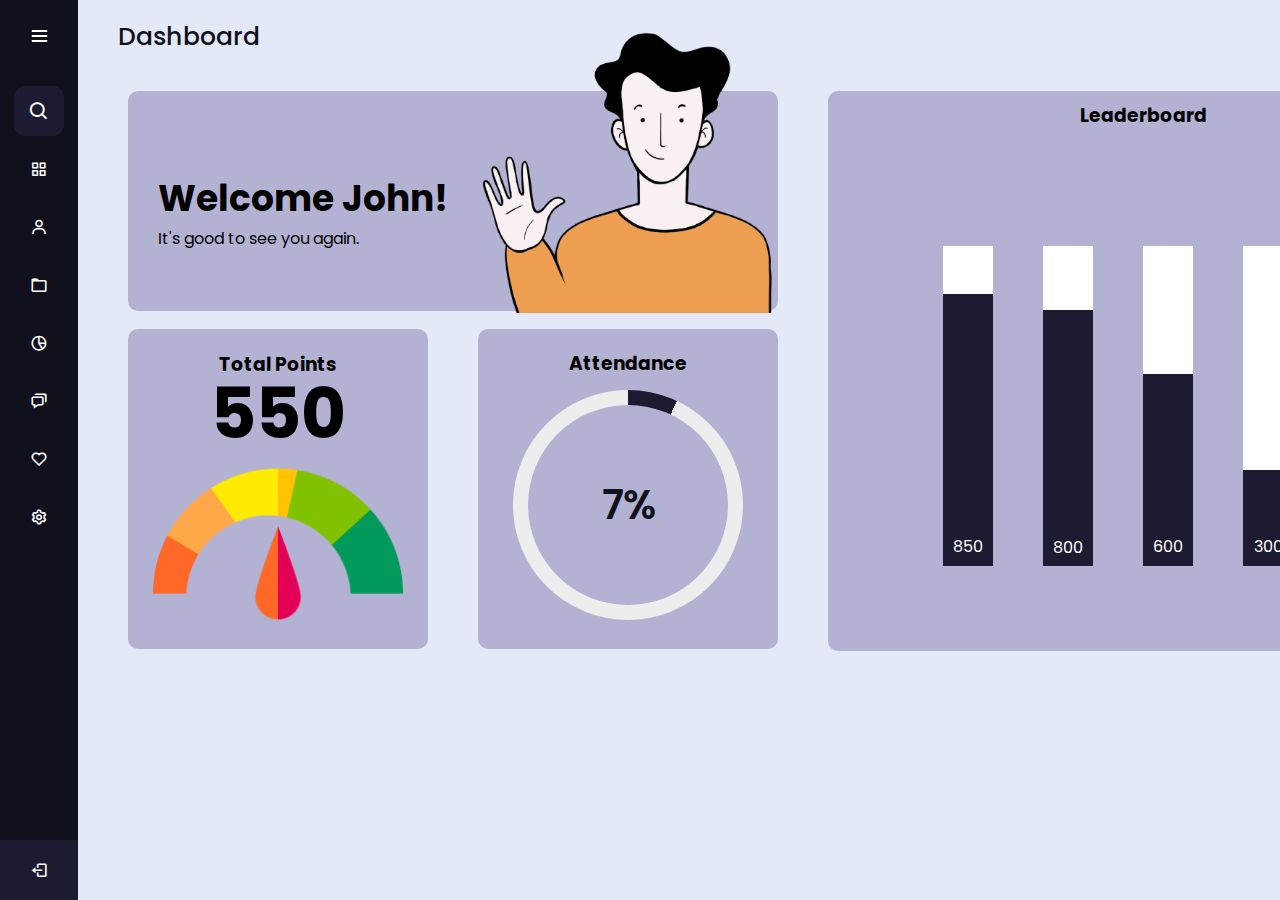
<file: SchoolMate/dashboard.html>
<!DOCTYPE html>
<html lang="en" dir="ltr">

<head>
    <meta charset="UTF-8">
    <link rel="stylesheet" href="dashboardstyle.css">
    <link href='https://unpkg.com/boxicons@2.0.7/css/boxicons.min.css' rel='stylesheet'>
    <meta name="viewport" content="width=device-width, initial-scale=1.0">
</head>
<title>CodeJam 2022</title>

<body>
    <div class="sidebar">
        <div class="logo-details">
            <i class='bx bxs-graduation icon'></i>
            <div class="logo_name">SchoolMate</div>
            <i class='bx bx-menu' id="btn"></i>
        </div>
        <ul class="nav-list">
            <li>
                <i class='bx bx-search'></i>
                <input type="text" placeholder="Search...">
                <span class="tooltip">Search</span>
            </li>
            <li>
                <a href="#">
                    <i class='bx bx-grid-alt'></i>
                    <span class="links_name">Dashboard</span>
                </a>
                <span class="tooltip">Dashboard</span>
            </li>
            <li>
                <a href="#">
                    <i class='bx bx-user'></i>
                    <span class="links_name">Profile</span>
                </a>
                <span class="tooltip">Profile</span>
            </li>
            <li>
                <a href="#">
                    <i class='bx bx-folder'></i>
                    <span class="links_name">Courses</span>
                </a>
                <span class="tooltip">Course</span>
            </li>
            <li>
                <a href="#">
                    <i class='bx bx-pie-chart-alt-2'></i>
                    <span class="links_name">Progress</span>
                </a>
                <span class="tooltip">Progress</span>
            </li>
            <li>
                <a href="#">
                    <i class='bx bx-chat'></i>
                    <span class="links_name">Messages</span>
                </a>
                <span class="tooltip">Messages</span>
            </li>
            <li>
                <a href="#">
                    <i class='bx bx-heart'></i>
                    <span class="links_name">Challenges</span>
                </a>
                <span class="tooltip">Challenges</span>
            </li>
            <li>
                <a href="#">
                    <i class='bx bx-cog'></i>
                    <span class="links_name">Settings</span>
                </a>
                <span class="tooltip">Settings</span>
            </li>
            <li class="profile">
                <div class="profile-details">
                    <img src="img/avatar2.png" alt="profilepicture">
                    <div class="name_job">
                        <div class="name">John Doe</div>
                        <div class="job">Student</div>
                    </div>
                </div>
                <i class='bx bx-log-out' id="log_out"></i>
            </li>
        </ul>
    </div>
    <section class="home-section">
        <div class="dash">Dashboard</div>
        <div class="topgrid-container">
            <div class="topgrid-child left">
                <div class="welcome-student">
                    <span>
                        <h1 style="font-size: 36px;">Welcome John!</h1>
                        <p style="font-size: 16px;">It's good to see you again.</p>
                        <img class="guy" src="img/guy.png" width="300">
                    </span>

                </div>
                <div class="grid-container">
                    <div class="grid-child points">
                        <h3 style="margin-top: 21px; margin-bottom: -6%;">Total Points</h3>
                        <h3 style="margin-top: -30px; margin-bottom: -26%; font-size: 70px;">550</h3>
                        <img class="speedometer" src="img/speedometer.png" width="250">
                    </div>
                    <div class="grid-child attendance-container">
                        <h3 style="margin-top: 20px; margin-bottom: -6%;">Attendance</h3>
                        <div class="circular-progress">
                            <span class="progress-value">0%</span>
                        </div>
                    </div>
                </div>
            </div>
            <div class="topgrid-child right">
                <div class="leaderboard">
                    <h3 class="leaderboardtext" style="margin-top: 10px; text-align: left;">Leaderboard</h3>
                    <div class="leaderboardcontainer">
                        <div class="barcontainer">
                            <p></p>
                            <div class="bar" style="height:85%">
                                <p style="color: #fff; text-align: center; margin-top: 480%;">850</p>
                            </div>
                        </div>
                        <div class="barcontainer">
                            <div class="bar" style="height:80%">
                                <p style="color: #fff; text-align: center; margin-top: 450%;">800</p>
                            </div>
                        </div>
                        <div class="barcontainer">
                            <div class="bar" style="height:60%">
                                <p style="color: #fff; text-align: center; margin-top: 320%;">600</p>
                            </div>
                        </div>
                        <div class="barcontainer">
                            <div class="bar" style="height:30%">
                                <p style="color: #fff; text-align: center; margin-top: 128%;">300</p>
                            </div>
                        </div>
                    </div>
                </div>
            </div>

        </div>
        <div>
        </div>
    </section>
    <script>
        let sidebar = document.querySelector(".sidebar");
        let closeBtn = document.querySelector("#btn");
        let searchBtn = document.querySelector(".bx-search");

        closeBtn.addEventListener("click", () => {
            sidebar.classList.toggle("open");
            menuBtnChange();
        });

        searchBtn.addEventListener("click", () => {
            sidebar.classList.toggle("open");
            menuBtnChange();
        });

        function menuBtnChange() {
            if (sidebar.classList.contains("open")) {
                closeBtn.classList.replace("bx-menu", "bx-menu-alt-right");
            } else {
                closeBtn.classList.replace("bx-menu-alt-right", "bx-menu");
            }
        }

        let circularProgress = document.querySelector(".circular-progress"),
            progressValue = document.querySelector(".progress-value");

        let progressStartValue = 0,
            progressEndValue = 75,
            speed = 100;

        let progress = setInterval(() => {
            progressStartValue++;

            progressValue.textContent = `${progressStartValue}%`
            circularProgress.style.background = `conic-gradient(#1d1b31 ${progressStartValue * 3.6}deg, #ededed 0deg)`

            if (progressStartValue == progressEndValue) {
                clearInterval(progress);
            }
        }, speed);

    </script>
</body>

</html>
</file>
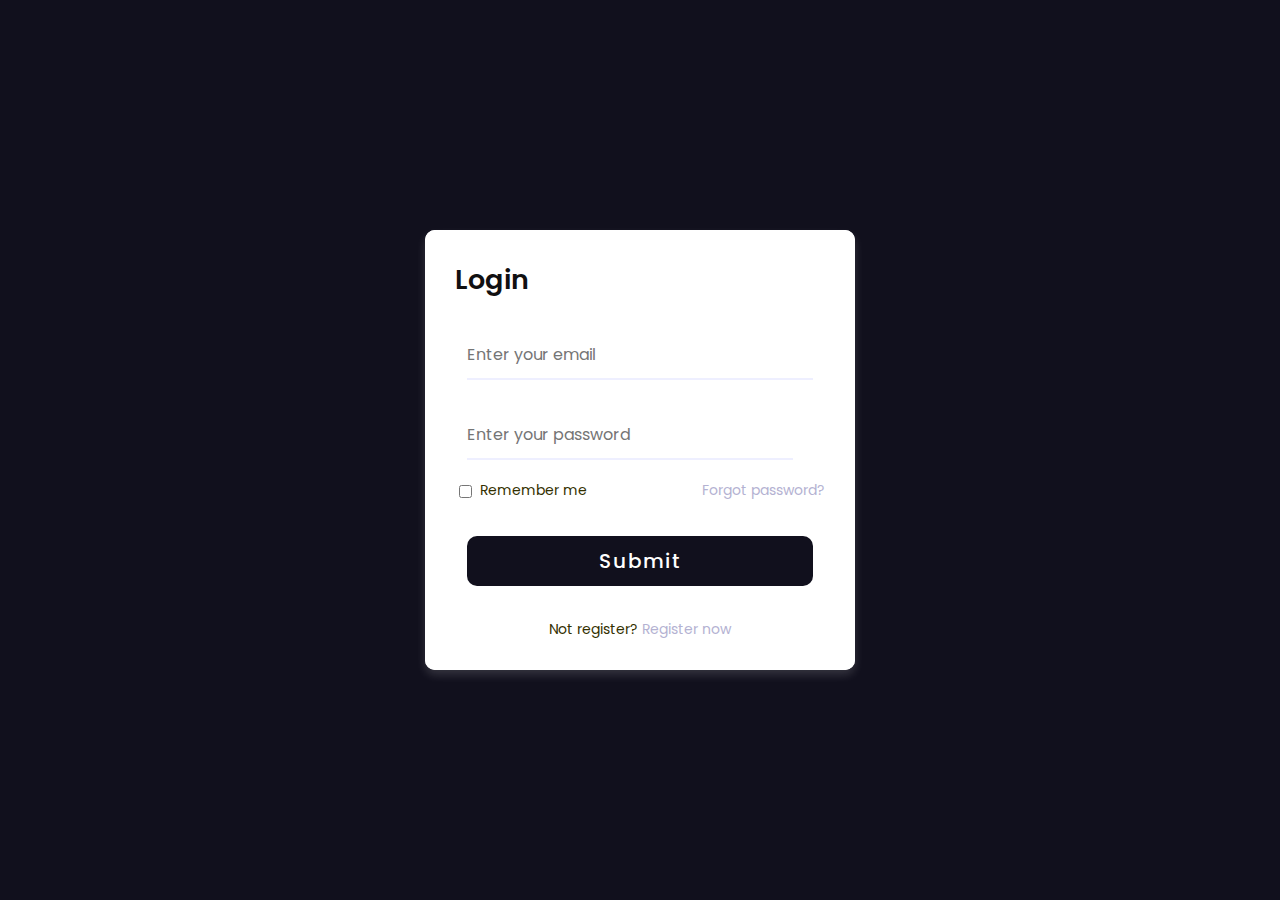
<file: SchoolMate/login.html>
<!DOCTYPE html>
<html lang="en">

<head>
    <meta charset="UTF-8">
    <meta http-equiv="X-UA-Compatible" content="IE=edge">
    <meta name="viewport" content="width=device-width, initial-scale=1.0">
    
    <!-- ====== Iconscout CSS ===== -->
    <link rel="stylesheet" href="https://unicons.iconscout.com/release/v4.0.0/css/line.css">

    <!-- ====== CSS ===== -->
    <link rel="stylesheet" href="style.css">

    <title>Codejam 2022</title>
</head>
<body>

    <div class="container">
        <div class="forms">
            <div class="form login">
                <span class="title">Login</span>

                <form action="#">
                    <div class="input-field">
                        <i class="uil uil-envelope icon"></i>
                        <input type="text" placeholder="Enter your email" required>
                    </div>
                    <div class="input-field">
                        <i class="uil uil-lock icon"></i>
                        <input type="password" class="password" placeholder="Enter your password" required>
                        <i class="uil uil-eye-slash showHidePw"></i>
                    </div>

                    <div class="checkbox-text">
                        <div class="checkbox-content">
                            <input type="checkbox" id="logCheck">
                            <label for="logCheck" class="text">Remember me</label>
                        </div>

                        <a href="#" class="text">Forgot password?</a>
                    </div>

                    <div class="input-field button">
                        <input type="button" value="Submit">
                    </div>
                </form>

                <div class="login-signup">
                    <span class="text">Not register?
                        <a href="#" class="text signup-link">Register now</a>
                    </span>
                </div>
            </div>

            <!-- ====== Registration Form ====== -->
            <div class="form signup">
                <span class="title">Registration</span>

                <form id="signup-form">
                    <div class="input-field">
                        <i class="uil uil-user"></i>
                        <input id="signup-name" type="text" placeholder="Enter your name" required>
                    </div>
                    <div id="error-name" class="error-small"></div>
                    <div class="input-field">
                        <i class="uil uil-envelope icon"></i>
                        <input id="signup-email" type="text" placeholder="Enter your email" required>
                    </div>
                    <div id="error-email" class="error-small"></div>
                    <div class="input-field">
                        <i class="uil uil-lock icon"></i>
                        <input id="signup-password" type="password" class="password" placeholder="Create password" required>
                    </div>
                    <div class="input-field">
                        <i class="uil uil-lock icon"></i>
                        <input id="signup-password2" type="password" class="password" placeholder="Confirm password" required>
                        <i class="uil uil-eye-slash showHidePw"></i>
                    </div>
                    <div id="error-password" class="error-small"></div>

                    <div class="checkbox-text">
                        <div class="checkbox-content">
                            <input type="checkbox" id="sigCheck">
                            <label for="sigCheck" class="text">Remember me</label>
                        </div>

                        <a href="#" class="text">Forgot password?</a>
                    </div>

                    <div class="input-field button">
                        <input id="signup-button" type="button" value="Submit">
                    </div>
                </form>

                <div class="login-signup">
                    <span class="text">Already a member?
                        <a href="#" class="text login-link">Login</a>
                    </span>
                </div>
            </div>
        </div>
    </div>

    <script src="script.js"></script>

</body>
</html>
</file>
<file: SchoolMate/dashboardstyle.css>
/* Google Font Link */
/* Google Font Link */
@import url("https://fonts.googleapis.com/css2?family=Poppins:wght@200;300;400;500;600;700&display=swap");
* {
  margin: 0;
  padding: 0;
  box-sizing: border-box;
  font-family: "Poppins", sans-serif;
}
.sidebar {
  position: fixed;
  left: 0;
  top: 0;
  height: 100%;
  width: 78px;
  background: #11101d;
  padding: 6px 14px;
  z-index: 99;
  transition: all 0.5s ease;
}
.sidebar.open {
  width: 250px;
}
.sidebar .logo-details {
  height: 60px;
  display: flex;
  align-items: center;
  position: relative;
}
.sidebar .logo-details .icon {
  opacity: 0;
  transition: all 0.5s ease;
}
.sidebar .logo-details .logo_name {
  color: #fff;
  font-size: 20px;
  font-weight: 600;
  opacity: 0;
  transition: all 0.5s ease;
}
.sidebar.open .logo-details .icon,
.sidebar.open .logo-details .logo_name {
  opacity: 1;
}
.sidebar .logo-details #btn {
  position: absolute;
  top: 50%;
  right: 0;
  transform: translateY(-50%);
  font-size: 22px;
  transition: all 0.4s ease;
  font-size: 23px;
  text-align: center;
  cursor: pointer;
  transition: all 0.5s ease;
}
.sidebar.open .logo-details #btn {
  text-align: right;
}
.sidebar i {
  color: #fff;
  height: 60px;
  min-width: 50px;
  font-size: 28px;
  text-align: center;
  line-height: 60px;
}
.sidebar .nav-list {
  margin-top: 20px;
  height: 100%;
}
.sidebar li {
  position: relative;
  margin: 8px 0;
  list-style: none;
}
.sidebar li .tooltip {
  position: absolute;
  top: -20px;
  left: calc(100% + 15px);
  z-index: 3;
  background: #fff;
  box-shadow: 0 5px 10px rgba(0, 0, 0, 0.3);
  padding: 6px 12px;
  border-radius: 4px;
  font-size: 15px;
  font-weight: 400;
  opacity: 0;
  white-space: nowrap;
  pointer-events: none;
  transition: 0s;
}
.sidebar li:hover .tooltip {
  opacity: 1;
  pointer-events: auto;
  transition: all 0.4s ease;
  top: 50%;
  transform: translateY(-50%);
}
.sidebar.open li .tooltip {
  display: none;
}
.sidebar input {
  font-size: 15px;
  color: #fff;
  font-weight: 400;
  outline: none;
  height: 50px;
  width: 100%;
  width: 50px;
  border: none;
  border-radius: 12px;
  transition: all 0.5s ease;
  background: #1d1b31;
}
.sidebar.open input {
  padding: 0 20px 0 50px;
  width: 100%;
}
.sidebar .bx-search {
  position: absolute;
  top: 50%;
  left: 0;
  transform: translateY(-50%);
  font-size: 22px;
  background: #1d1b31;
  color: #fff;
}
.sidebar.open .bx-search:hover {
  background: #1d1b31;
  color: #fff;
}
.sidebar .bx-search:hover {
  background: #fff;
  color: #11101d;
}
.sidebar li a {
  display: flex;
  height: 100%;
  width: 100%;
  border-radius: 12px;
  align-items: center;
  text-decoration: none;
  transition: all 0.4s ease;
  background: #11101d;
}
.sidebar li a:hover {
  background: #fff;
}
.sidebar li a .links_name {
  color: #fff;
  font-size: 15px;
  font-weight: 400;
  white-space: nowrap;
  opacity: 0;
  pointer-events: none;
  transition: 0.4s;
}
.sidebar.open li a .links_name {
  opacity: 1;
  pointer-events: auto;
}
.sidebar li a:hover .links_name,
.sidebar li a:hover i {
  transition: all 0.5s ease;
  color: #11101d;
}
.sidebar li i {
  height: 50px;
  line-height: 50px;
  font-size: 18px;
  border-radius: 12px;
}
.sidebar li.profile {
  position: fixed;
  height: 60px;
  width: 78px;
  left: 0;
  bottom: -8px;
  padding: 10px 14px;
  background: #1d1b31;
  transition: all 0.5s ease;
  overflow: hidden;
}
.sidebar.open li.profile {
  width: 250px;
}
.sidebar li .profile-details {
  display: flex;
  align-items: center;
  flex-wrap: nowrap;
}
.sidebar li img {
  height: 45px;
  width: 45px;
  object-fit: cover;
  border-radius: 50%;
  margin-right: 10px;
}
.sidebar li.profile .name,
.sidebar li.profile .job {
  font-size: 15px;
  font-weight: 400;
  color: #fff;
  white-space: nowrap;
}
.sidebar li.profile .job {
  font-size: 12px;
}
.sidebar .profile #log_out {
  position: absolute;
  top: 50%;
  right: 0;
  transform: translateY(-50%);
  background: #1d1b31;
  width: 100%;
  height: 60px;
  line-height: 60px;
  border-radius: 0px;
  transition: all 0.5s ease;
}
.sidebar.open .profile #log_out {
  width: 50px;
  background: none;
}
.home-section {
  position: relative;
  background: #e4e9f7;
  min-height: 100vh;
  top: 0;
  left: 78px;
  width: calc(100% - 78px);
  transition: all 0.5s ease;
  z-index: 2;
}
.sidebar.open ~ .home-section {
  left: 250px;
  width: calc(100% - 250px);
}
.home-section .dash {
  display: inline-block;
  color: #11101d;
  font-size: 25px;
  font-weight: 500;
  margin-top: 18px;
  margin-left: 40px;
  margin-bottom: 25px;
}
@media (max-width: 420px) {
  .sidebar li .tooltip {
    display: none;
  }
}
.welcome-student {
  position: relative;
  background: #b4b2d2;
  box-sizing: initial;
  padding-top: 80px;
  padding-left: 30px;
  padding-bottom: 20px;
  border-radius: 10px;
  margin-left: 40px;
  width: 620px;
  height: 120px;
}
.guy {
  float: right;
  margin-top: -36.2%;
}

.speedometer {
  align-items: center;
  justify-content: center;
}

.grid-container {
  display: grid;
  grid-template-columns: 1fr 1fr;
  grid-gap: 20px;
  width: 50%;
  align-items: center;
}
.grid-child {
  margin: 10px;
  align-items: center;
}

.points {
  border-radius: 10px;
  margin-left: 40px;
  height: 320px;
  margin-top: 18px;
  display: flex;
  width: 300px;
  background: #b4b2d2;
  row-gap: 30px;
  flex-direction: column;
  align-items: center;
}

.attendance-container {
  margin-left: 20px;
  display: flex;
  width: 300px;
  height: 320px;
  margin-top: 18px;
  border-radius: 10px;
  background: #b4b2d2;
  row-gap: 30px;
  flex-direction: column;
  align-items: center;
}
.circular-progress {
  position: relative;
  height: 230px;
  width: 230px;
  border-radius: 50%;
  background: conic-gradient(#1d1b31 3.6deg, #ededed 0deg);
  display: flex;
  align-items: center;
  justify-content: center;
}
.circular-progress::before {
  content: "";
  position: absolute;
  height: 200px;
  width: 200px;
  border-radius: 50%;
  background-color: #b4b2d2;
}
.progress-value {
  position: relative;
  font-size: 40px;
  font-weight: 600;
  color: #11101d;
}
.topgrid-container {
  display: grid;
  grid-template-columns: 1fr 1fr;
  grid-gap: 20px;
  width: 50%;
}
.topgrid-child {
  margin: 10px;
}
.leaderboardtext {
  align-items: left;
}
.leaderboard {
  border-radius: 10px;
  height: 560px;
  display: flex;
  width: 630px;
  background: #b4b2d2;
  row-gap: 30px;
  flex-direction: column;
  align-items: center;
}

.leaderboardcontainer {
  width: 500px;
  height: 400px;
  overflow: hidden;
  position: relative;
  margin: 50px auto;
}

.barcontainer {
  background-color: #fff;
  position: relative;
  transform: translateY(-50%);
  top: 50%;
  margin-left: 50px;
  width: 50px;
  height: 320px;
  float: left;
  //border darken(#98AFC7, 40%) 3px solid
  font-size: 50px;
}

.bar {
  background-color: #1d1b31;
  position: absolute;
  bottom: 0;
  width: 100%;
  height: 80%;
  //border-top: 6px solid #FFF;
  box-sizing: border-box;
  animation: grow 1.5s ease-out forwards;
  transform-origin: bottom;
}
@keyframes grow {
  from {
    transform: scaleY(0);
  }
}
</file>
<file: SchoolMate/style.css>
/* ===== Google Font Import - Poformsins ===== */
@import url('https://fonts.googleapis.com/css2?family=Poppins:wght@300;400;500;600;700&display=swap');

*{
    margin: 0;
    padding: 0;
    box-sizing: border-box;
    font-family: 'Poppins', sans-serif;
}

body{
    height: 100vh;
    display: flex;
    align-items: center;
    justify-content: center;
    background-color: #11101d;
}

.container{
    position: relative;
    max-width: 430px;
    width: 50%;
    background: #ffffff;
    border-radius: 10px;
    box-shadow: 0 5px 10px rgba(255, 255, 255, 0.15);
    overflow: hidden;
}

.container .forms{
    display: flex;
    align-items: center;
    height: 440px;
    width: 200%;
    transition: height 0.2s ease;
}

.container .form{
    width: 50%;
    padding: 30px;
    background-color: #ffffff;
    transition: margin-left 0.18s ease;
}

.container.active .login{
    margin-left: -50%;
    opacity: 0;
    transition: margin-left 0.18s ease, opacity 0.15s ease;
 } 

.container .signup{
    opacity: 0;
    transition: opacity 0.09s ease;
}

.container.active .signup{
    opacity: 1;
    transition: opacity 0.2s ease;
} 

.container.active .forms{
    height: 600px;
}

.form {
    display: flex;
    flex-direction: column;
}

.container .form .title{
    position: relative;
    font-size: 27px;
    font-weight: 600;
    color: #111011;
}

.form .title::before{
    content: '';
    /* position: absolute; */
    left: 0;
    bottom: 0;
    height: 3px;
    width: 30px;
    background-color: #b4b2d2 ;
    border-radius: 25px;
}

.form .input-field{
    background-color: #ffffff;
    position: relative;
    height: 50px;
    width: 100%;
    margin-top: 30px;
    display: flex;
}

.input-field input{
    /* position: absolute; */
    height: 100%;
    width: 100%;
    margin: 0 12px;
    border: none;
    outline: none;
    font-size: 16px;
    border-bottom: 2px solid #eeefff;
    border-top: 2px solid transparent;
    transition: all 0.2s ease;
}

.input-field input:is(:focus, :valid){
    border-bottom-color: #b4b2d2 ;
}

.input-field i{
    /* position: absolute; */
    color: #11101d;
    display: 'flex';
    align-items: center;
    justify-content: center;
    font-size: 23px;
}

.input-field input:is(:focus, :valid) ~ i{
    color: #b4b2d2 ;
}

.input-field i.icon{
    display: flex;
    align-items: center;
    justify-content: center;
    left: 0;
}

.input-field i.showHidePw{
    right: 0;
    cursor: pointer;
    padding: 10px;
}

.form .checkbox-text{
    display: flex;
    align-items: center;
    justify-content: space-between;
    margin-top: 20px;
}

.checkbox-text .checkbox-content{
    display: flex;
    align-items: center;
}

.checkbox-content input{
    margin: 0 8px -2px 4px;
    accent-color: #b4b2d2 ;
}

.form .text{
    color: #333000;
    font-size: 14px; 
}

.form a.text{
    color: #b4b2d2 ;
    text-decoration: none;
}

.form a:hover{
    text-decoration: underline;
}

.form .button{
    margin-top: 35px;
}

.form .button input{
    border: none;
    color: #ffffff;
    font-size: 20px;
    font-weight: 500;
    letter-spacing: 2px;
    border-radius: 10px;
    background-color: #11101d;
    cursor: pointer;
    transition: all 0.3s ease;
}

.button input:hover{
    background-color: #b4b2d2 ;
}

.form .login-signup{
    margin-top: 30px;
    text-align: center;
}

.error-small {
    background-color: red;
    display: flex;
    align-items: center;
    justify-content: center;
    border-radius: 10px;
    /* height: 200px; */
    
    /* width: 100px; */
    /* position: absolute; */
}
</file>
